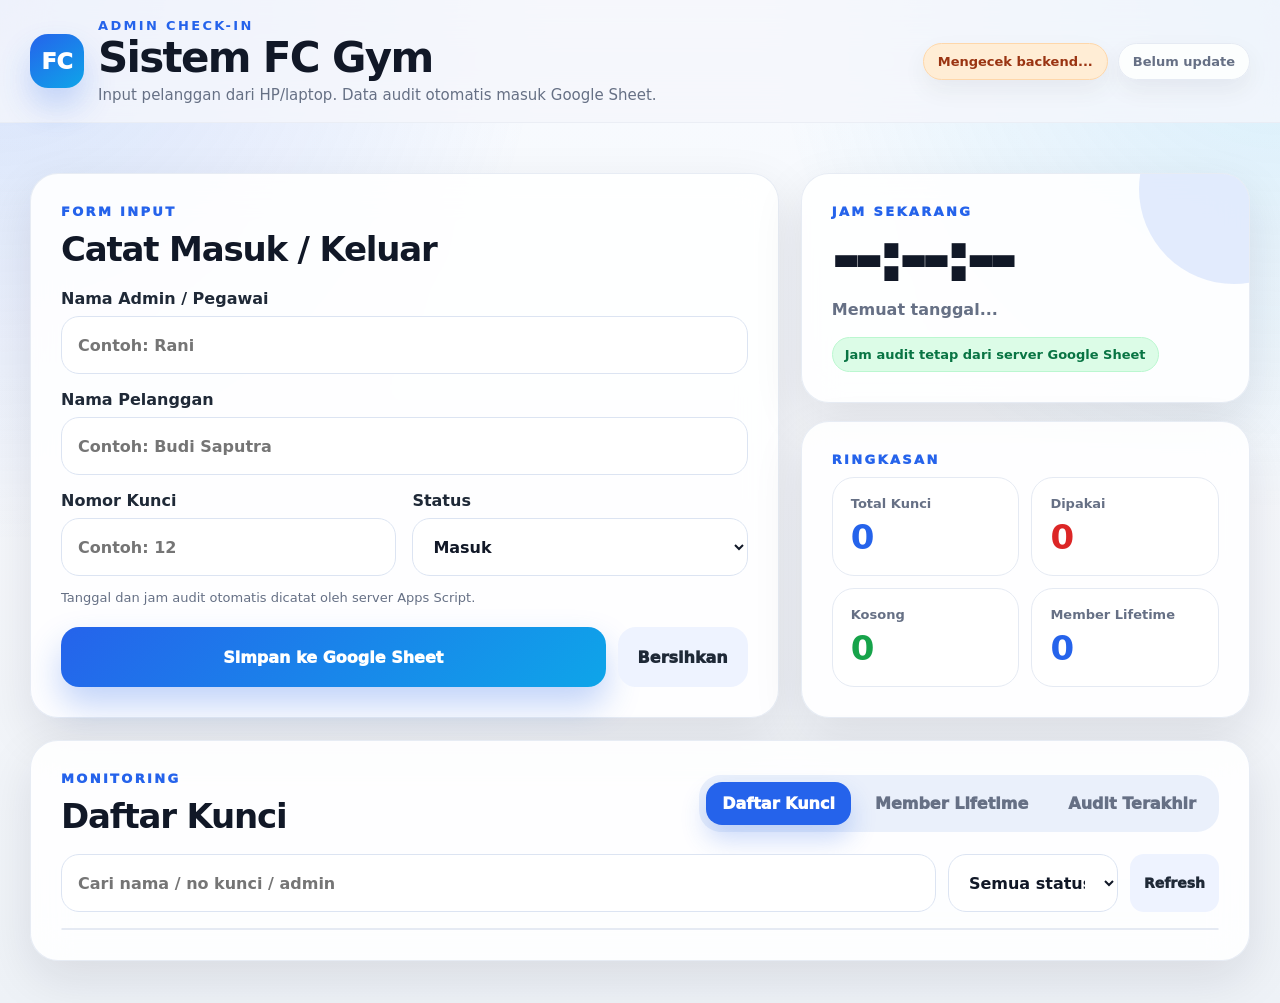
<file: index.html>
<!doctype html>
<html lang="id">
<head>
  <meta charset="utf-8" />
  <meta name="viewport" content="width=device-width, initial-scale=1" />
  <title>Sistem FC Gym</title>
  <style>
    :root {
      --bg: #f5f7fb;
      --card: rgba(255,255,255,.88);
      --card-solid: #ffffff;
      --text: #111827;
      --muted: #667085;
      --line: #e5eaf3;
      --blue: #2563eb;
      --blue2: #1d4ed8;
      --green: #16a34a;
      --red: #dc2626;
      --orange: #ea580c;
      --shadow: 0 18px 50px rgba(15, 23, 42, .10);
      --radius: 28px;
    }

    * { box-sizing: border-box; }
    html { scroll-behavior: smooth; }
    body {
      margin: 0;
      font-family: Inter, ui-sans-serif, system-ui, -apple-system, BlinkMacSystemFont, "Segoe UI", sans-serif;
      color: var(--text);
      background:
        radial-gradient(circle at top left, rgba(37,99,235,.16), transparent 34rem),
        radial-gradient(circle at top right, rgba(14,165,233,.14), transparent 32rem),
        linear-gradient(180deg, #f8fbff 0%, var(--bg) 48%, #eef2f7 100%);
      min-height: 100vh;
    }

    button, input, select { font: inherit; }
    button { cursor: pointer; }

    .shell { width: min(1220px, calc(100% - 28px)); margin: 0 auto; padding: 28px 0 42px; }

    .hero {
      position: sticky;
      top: 0;
      z-index: 20;
      backdrop-filter: blur(22px);
      background: rgba(245, 247, 251, .78);
      border-bottom: 1px solid rgba(229,234,243,.70);
      margin: 0 -14px 22px;
      padding: 18px 14px;
    }

    .hero-inner { width: min(1220px, 100%); margin: 0 auto; display: grid; grid-template-columns: 1fr auto; gap: 16px; align-items: center; }
    .brand { display: flex; align-items: center; gap: 14px; min-width: 0; }
    .logo {
      width: 54px; height: 54px; border-radius: 18px;
      background: linear-gradient(145deg, #2563eb, #0ea5e9);
      color: white; display: grid; place-items: center; font-weight: 1000; font-size: 22px;
      box-shadow: 0 18px 32px rgba(37, 99, 235, .24);
      flex: 0 0 auto;
    }
    .kicker { font-size: 13px; font-weight: 900; color: var(--blue); letter-spacing: .18em; text-transform: uppercase; }
    h1 { margin: 3px 0 0; font-size: clamp(26px, 5vw, 42px); letter-spacing: -.04em; line-height: 1.05; }
    .subtitle { margin: 6px 0 0; color: var(--muted); font-size: 15px; }

    .status-box { display: flex; gap: 10px; flex-wrap: wrap; justify-content: flex-end; align-items: center; }
    .pill {
      border: 1px solid var(--line);
      background: rgba(255,255,255,.82);
      color: var(--muted);
      padding: 10px 14px;
      border-radius: 999px;
      font-weight: 800;
      font-size: 13px;
      box-shadow: 0 10px 24px rgba(15,23,42,.06);
      white-space: nowrap;
    }
    .pill.good { color: #087443; background: #dcfce7; border-color: #bbf7d0; }
    .pill.bad { color: #991b1b; background: #fee2e2; border-color: #fecaca; }
    .pill.warn { color: #9a3412; background: #ffedd5; border-color: #fed7aa; }

    .grid { display: grid; grid-template-columns: minmax(0, 1.25fr) minmax(320px, .75fr); gap: 22px; align-items: start; }
    .card {
      border: 1px solid rgba(229,234,243,.90);
      background: var(--card);
      box-shadow: var(--shadow);
      border-radius: var(--radius);
      padding: clamp(20px, 4vw, 30px);
      backdrop-filter: blur(18px);
    }
    .section-label { margin: 0 0 10px; color: var(--blue); font-size: 13px; font-weight: 1000; letter-spacing: .18em; text-transform: uppercase; }
    .card h2 { margin: 0 0 20px; font-size: clamp(24px, 3vw, 34px); letter-spacing: -.035em; }

    .form-grid { display: grid; grid-template-columns: 1fr 1fr; gap: 16px; }
    .field { display: grid; gap: 8px; }
    .field.full { grid-column: 1 / -1; }
    label { font-weight: 900; color: #1f2937; }
    input, select {
      width: 100%;
      border: 1px solid #dce4f2;
      background: #fff;
      color: #111827;
      min-height: 58px;
      border-radius: 18px;
      padding: 0 16px;
      outline: none;
      font-weight: 800;
      transition: border .18s ease, box-shadow .18s ease, transform .18s ease;
    }
    input:focus, select:focus { border-color: rgba(37,99,235,.7); box-shadow: 0 0 0 5px rgba(37,99,235,.12); }
    .hint { color: var(--muted); font-size: 13px; margin: 0; }

    .actions { display: grid; grid-template-columns: 1fr auto; gap: 12px; margin-top: 22px; }
    .btn {
      min-height: 60px;
      border: 0;
      border-radius: 18px;
      padding: 0 20px;
      font-weight: 1000;
      font-size: 16px;
      transition: transform .16s ease, filter .16s ease, opacity .16s ease;
    }
    .btn:hover { transform: translateY(-1px); filter: brightness(1.02); }
    .btn:disabled { opacity: .55; cursor: not-allowed; transform: none; }
    .btn-primary { background: linear-gradient(135deg, var(--blue), #0ea5e9); color: #fff; box-shadow: 0 18px 34px rgba(37,99,235,.28); }
    .btn-ghost { background: #eef3ff; color: #1f2937; }
    .btn-small { min-height: 44px; border-radius: 14px; padding: 0 14px; font-size: 14px; }

    .side { display: grid; gap: 18px; }
    .clock-card { overflow: hidden; position: relative; }
    .clock-card:before {
      content: ""; position: absolute; inset: -80px -80px auto auto; width: 190px; height: 190px; border-radius: 999px;
      background: rgba(37,99,235,.12);
    }
    .clock-time { position: relative; font-size: clamp(42px, 8vw, 64px); line-height: .95; font-weight: 1000; letter-spacing: -.06em; margin: 0; }
    .clock-date { position: relative; color: var(--muted); margin: 10px 0 0; font-weight: 800; }
    .clock-note { position: relative; margin: 18px 0 0; color: #087443; background: #dcfce7; border: 1px solid #bbf7d0; width: fit-content; padding: 9px 12px; border-radius: 999px; font-weight: 900; font-size: 13px; }

    .stats { display: grid; grid-template-columns: 1fr 1fr; gap: 12px; }
    .stat {
      border: 1px solid var(--line);
      background: #fff;
      border-radius: 22px;
      padding: 18px;
    }
    .stat span { display: block; color: var(--muted); font-size: 13px; font-weight: 800; }
    .stat strong { display: block; margin-top: 6px; font-size: 34px; letter-spacing: -.05em; }
    .stat.blue strong { color: var(--blue); }
    .stat.green strong { color: var(--green); }
    .stat.red strong { color: var(--red); }

    .monitor { margin-top: 22px; }
    .monitor-top { display: flex; align-items: center; justify-content: space-between; gap: 14px; flex-wrap: wrap; margin-bottom: 18px; }
    .tabs { display: flex; gap: 8px; background: #eaf0fb; padding: 7px; border-radius: 22px; }
    .tab { border: 0; border-radius: 16px; background: transparent; color: #667085; padding: 12px 16px; font-weight: 1000; }
    .tab.active { background: var(--blue); color: #fff; box-shadow: 0 14px 26px rgba(37,99,235,.24); }

    .filters { display: grid; grid-template-columns: 1fr 170px auto; gap: 12px; margin-bottom: 16px; }
    .table-wrap { overflow: auto; border: 1px solid var(--line); border-radius: 22px; background: #fff; max-height: 540px; }
    table { border-collapse: collapse; width: 100%; min-width: 720px; }
    th, td { text-align: left; padding: 14px 16px; border-bottom: 1px solid #edf1f7; font-size: 14px; }
    th { position: sticky; top: 0; background: #f8fbff; z-index: 1; color: #475467; font-size: 12px; text-transform: uppercase; letter-spacing: .08em; }
    tr:hover td { background: #f9fbff; }
    .badge { display: inline-flex; align-items: center; justify-content: center; border-radius: 999px; padding: 7px 10px; font-size: 12px; font-weight: 1000; }
    .badge.green { color: #087443; background: #dcfce7; }
    .badge.red { color: #991b1b; background: #fee2e2; }
    .badge.blue { color: #1d4ed8; background: #dbeafe; }
    .empty { color: var(--muted); text-align: center; padding: 28px !important; font-weight: 800; }

    .toast {
      position: fixed;
      right: 18px;
      bottom: 18px;
      z-index: 100;
      max-width: min(420px, calc(100% - 36px));
      color: #fff;
      background: #111827;
      box-shadow: 0 24px 50px rgba(15,23,42,.24);
      border-radius: 22px;
      padding: 16px 18px;
      font-weight: 900;
      display: none;
    }
    .toast.show { display: block; animation: pop .18s ease; }
    .toast.good { background: #15803d; }
    .toast.bad { background: #dc2626; }
    .toast.warn { background: #ea580c; }
    @keyframes pop { from { transform: translateY(12px); opacity: .3; } to { transform: translateY(0); opacity: 1; } }

    .setup-warning { margin-bottom: 18px; border: 1px solid #fed7aa; background: #fff7ed; color: #9a3412; padding: 16px; border-radius: 18px; font-weight: 850; }
    .hidden { display: none !important; }

    @media (max-width: 920px) {
      .hero-inner, .grid { grid-template-columns: 1fr; }
      .status-box { justify-content: flex-start; }
      .form-grid, .stats, .filters { grid-template-columns: 1fr; }
      .actions { grid-template-columns: 1fr; }
      .btn-ghost { width: 100%; }
      .monitor-top { align-items: stretch; }
      .tabs { width: 100%; overflow-x: auto; }
      .tab { flex: 1; white-space: nowrap; }
      .shell { width: min(100% - 18px, 1220px); padding-top: 12px; }
      .hero { position: static; }
      input, select, .btn { min-height: 56px; }
    }
  </style>
</head>
<body>
  <header class="hero">
    <div class="hero-inner">
      <div class="brand">
        <div class="logo">FC</div>
        <div>
          <div class="kicker">Admin Check-in</div>
          <h1 id="gymName">Sistem FC Gym</h1>
          <p class="subtitle">Input pelanggan dari HP/laptop. Data audit otomatis masuk Google Sheet.</p>
        </div>
      </div>
      <div class="status-box">
        <span id="backendBadge" class="pill warn">Mengecek backend...</span>
        <span id="lastUpdateBadge" class="pill">Belum update</span>
      </div>
    </div>
  </header>

  <main class="shell">
    <div id="setupWarning" class="setup-warning hidden">
      SCRIPT_URL belum diisi. Isi sekali di file <b>index.html</b> bagian <b>APP_CONFIG.SCRIPT_URL</b>. Pegawai tidak perlu isi link apa pun.
    </div>

    <section class="grid">
      <div class="card">
        <p class="section-label">Form Input</p>
        <h2>Catat Masuk / Keluar</h2>
        <form id="checkForm">
          <div class="form-grid">
            <div class="field full">
              <label for="adminName">Nama Admin / Pegawai</label>
              <input id="adminName" name="adminName" autocomplete="name" placeholder="Contoh: Rani" required />
            </div>
            <div class="field full">
              <label for="customerName">Nama Pelanggan</label>
              <input id="customerName" name="customerName" autocomplete="off" placeholder="Contoh: Budi Saputra" required />
            </div>
            <div class="field">
              <label for="keyNumber">Nomor Kunci</label>
              <input id="keyNumber" name="keyNumber" inputmode="numeric" autocomplete="off" placeholder="Contoh: 12" required />
            </div>
            <div class="field">
              <label for="status">Status</label>
              <select id="status" name="status" required>
                <option value="Masuk">Masuk</option>
                <option value="Keluar">Keluar</option>
              </select>
            </div>
          </div>
          <p class="hint" style="margin-top:14px;">Tanggal dan jam audit otomatis dicatat oleh server Apps Script.</p>
          <div class="actions">
            <button id="submitBtn" class="btn btn-primary" type="submit">Simpan ke Google Sheet</button>
            <button class="btn btn-ghost" type="button" id="clearBtn">Bersihkan</button>
          </div>
        </form>
      </div>

      <aside class="side">
        <div class="card clock-card">
          <p class="section-label">Jam Sekarang</p>
          <p id="clockTime" class="clock-time">--:--:--</p>
          <p id="clockDate" class="clock-date">Memuat tanggal...</p>
          <p class="clock-note">Jam audit tetap dari server Google Sheet</p>
        </div>

        <div class="card">
          <p class="section-label">Ringkasan</p>
          <div class="stats">
            <div class="stat blue"><span>Total Kunci</span><strong id="totalKeys">0</strong></div>
            <div class="stat red"><span>Dipakai</span><strong id="usedKeys">0</strong></div>
            <div class="stat green"><span>Kosong</span><strong id="emptyKeys">0</strong></div>
            <div class="stat blue"><span>Member Lifetime</span><strong id="memberCount">0</strong></div>
          </div>
        </div>
      </aside>
    </section>

    <section class="card monitor">
      <div class="monitor-top">
        <div>
          <p class="section-label">Monitoring</p>
          <h2 id="tableTitle" style="margin-bottom:0;">Daftar Kunci</h2>
        </div>
        <div class="tabs" role="tablist">
          <button class="tab active" type="button" data-tab="keys">Daftar Kunci</button>
          <button class="tab" type="button" data-tab="members">Member Lifetime</button>
          <button class="tab" type="button" data-tab="logs">Audit Terakhir</button>
        </div>
      </div>

      <div class="filters">
        <input id="searchInput" placeholder="Cari nama / no kunci / admin" />
        <select id="statusFilter">
          <option value="all">Semua status</option>
          <option value="dipakai">Dipakai</option>
          <option value="kosong">Kosong</option>
          <option value="masuk">Masuk</option>
          <option value="keluar">Keluar</option>
          <option value="aktif">Aktif</option>
          <option value="lifetime">Lifetime</option>
        </select>
        <button id="refreshBtn" class="btn btn-ghost btn-small" type="button">Refresh</button>
      </div>

      <div class="table-wrap">
        <table>
          <thead id="tableHead"></thead>
          <tbody id="tableBody"></tbody>
        </table>
      </div>
    </section>
  </main>

  <div id="toast" class="toast"></div>

  <script>
    // =====================================================
    // SETTING UTAMA
    // Isi SCRIPT_URL satu kali saja, lalu upload ke GitHub.
    // Pegawai cukup buka link GitHub Pages. Tidak perlu isi link Google Sheet / Apps Script.
    // =====================================================
    const APP_CONFIG = {
      SCRIPT_URL: "https://script.google.com/macros/s/AKfycbwJaF9lAlVP-vm3wQw2p83SX9cHuNeYlpkD7IJMHXLK6yURCYFFNH9P4gdD7lCJEGrlQQ/exec
      APP_NAME: "Sistem Admin Gym",
      GYM_NAME: "Sistem FC Gym",
      REFRESH_INTERVAL_MS: 10000
    };

    const DEFAULT_SCRIPT_PLACEHOLDER = "PASTE_APPS_SCRIPT_WEB_APP_URL_HERE";
    const state = {
      activeTab: "keys",
      keys: [],
      members: [],
      logs: [],
      summary: null,
      isInitialLoad: true,
      isSubmitting: false
    };

    const els = {
      gymName: document.getElementById("gymName"),
      setupWarning: document.getElementById("setupWarning"),
      backendBadge: document.getElementById("backendBadge"),
      lastUpdateBadge: document.getElementById("lastUpdateBadge"),
      clockTime: document.getElementById("clockTime"),
      clockDate: document.getElementById("clockDate"),
      form: document.getElementById("checkForm"),
      adminName: document.getElementById("adminName"),
      customerName: document.getElementById("customerName"),
      keyNumber: document.getElementById("keyNumber"),
      status: document.getElementById("status"),
      submitBtn: document.getElementById("submitBtn"),
      clearBtn: document.getElementById("clearBtn"),
      totalKeys: document.getElementById("totalKeys"),
      usedKeys: document.getElementById("usedKeys"),
      emptyKeys: document.getElementById("emptyKeys"),
      memberCount: document.getElementById("memberCount"),
      tabs: document.querySelectorAll(".tab"),
      tableTitle: document.getElementById("tableTitle"),
      searchInput: document.getElementById("searchInput"),
      statusFilter: document.getElementById("statusFilter"),
      refreshBtn: document.getElementById("refreshBtn"),
      tableHead: document.getElementById("tableHead"),
      tableBody: document.getElementById("tableBody"),
      toast: document.getElementById("toast")
    };

    init();

    function init() {
      document.title = APP_CONFIG.APP_NAME + " - " + APP_CONFIG.GYM_NAME;
      els.gymName.textContent = APP_CONFIG.GYM_NAME;

      const savedAdmin = localStorage.getItem("sistemFcAdminName") || "";
      els.adminName.value = savedAdmin;

      bindEvents();
      updateClock();
      setInterval(updateClock, 1000);

      if (!isConfigured()) {
        els.setupWarning.classList.remove("hidden");
        setBackendBadge("warn", "SCRIPT_URL belum diisi");
        renderAll();
        return;
      }

      refreshData(true);
      setInterval(() => {
        if (!document.hidden && !state.isSubmitting) refreshData(false);
      }, APP_CONFIG.REFRESH_INTERVAL_MS || 10000);
    }

    function isConfigured() {
      return APP_CONFIG.SCRIPT_URL &&
        APP_CONFIG.SCRIPT_URL !== DEFAULT_SCRIPT_PLACEHOLDER &&
        APP_CONFIG.SCRIPT_URL.includes("script.google.com") &&
        APP_CONFIG.SCRIPT_URL.includes("/exec");
    }

    function bindEvents() {
      els.form.addEventListener("submit", handleSubmit);
      els.clearBtn.addEventListener("click", () => {
        els.customerName.value = "";
        els.keyNumber.value = "";
        els.status.value = "Masuk";
        els.customerName.focus();
      });

      els.adminName.addEventListener("input", () => {
        localStorage.setItem("sistemFcAdminName", els.adminName.value.trim());
      });

      els.tabs.forEach(tab => {
        tab.addEventListener("click", () => {
          state.activeTab = tab.dataset.tab;
          els.tabs.forEach(item => item.classList.toggle("active", item.dataset.tab === state.activeTab));
          els.searchInput.value = "";
          els.statusFilter.value = "all";
          renderTable();
        });
      });

      els.searchInput.addEventListener("input", renderTable);
      els.statusFilter.addEventListener("change", renderTable);
      els.refreshBtn.addEventListener("click", () => refreshData(true));

      window.addEventListener("message", event => {
        const data = event.data || {};
        if (data.source !== "sistem-fc-backend") return;

        const payload = data.payload || {};
        state.isSubmitting = false;
        els.submitBtn.disabled = false;
        els.submitBtn.textContent = "Simpan ke Google Sheet";

        if (payload.ok) {
          showToast(payload.message || "Data berhasil disimpan.", "good");
          els.customerName.value = "";
          els.keyNumber.value = "";
          els.status.value = "Masuk";
          refreshData(false);
        } else {
          showToast(payload.message || "Gagal menyimpan data.", "bad");
        }
      });
    }

    function updateClock() {
      const now = new Date();
      els.clockTime.textContent = new Intl.DateTimeFormat("id-ID", {
        hour: "2-digit", minute: "2-digit", second: "2-digit", hour12: false
      }).format(now).replace(/\./g, ":");
      els.clockDate.textContent = new Intl.DateTimeFormat("id-ID", {
        weekday: "long", day: "2-digit", month: "long", year: "numeric"
      }).format(now);
    }

    async function refreshData(showStatus) {
      if (!isConfigured()) return;

      if (showStatus && state.isInitialLoad) setBackendBadge("warn", "Memuat data awal...");

      try {
        const [keysRes, membersRes, logsRes, pingRes] = await Promise.all([
          jsonp("keys"),
          jsonp("members"),
          jsonp("logs"),
          jsonp("ping")
        ]);

        if (!keysRes.ok) throw new Error(keysRes.message || "Gagal ambil daftar kunci.");
        if (!membersRes.ok) throw new Error(membersRes.message || "Gagal ambil member.");
        if (!logsRes.ok) throw new Error(logsRes.message || "Gagal ambil audit.");
        if (!pingRes.ok) throw new Error(pingRes.message || "Backend belum siap.");

        state.keys = Array.isArray(keysRes.data) ? keysRes.data : [];
        state.members = Array.isArray(membersRes.data) ? membersRes.data : [];
        state.logs = Array.isArray(logsRes.data) ? logsRes.data : [];
        state.summary = calculateSummary();

        setBackendBadge("good", "Backend aktif");
        els.lastUpdateBadge.textContent = "Update: " + shortTime(new Date());
        renderAll();
      } catch (error) {
        setBackendBadge("bad", "Backend error");
        if (showStatus || state.isInitialLoad) showToast(error.message || "Gagal menghubungi Apps Script.", "bad");
      } finally {
        state.isInitialLoad = false;
      }
    }

    function jsonp(action) {
      return new Promise((resolve, reject) => {
        const callbackName = "sistemFcCb_" + Date.now() + "_" + Math.floor(Math.random() * 100000);
        const url = new URL(APP_CONFIG.SCRIPT_URL);
        url.searchParams.set("action", action);
        url.searchParams.set("callback", callbackName);
        url.searchParams.set("_", String(Date.now()));

        const script = document.createElement("script");
        const timer = setTimeout(() => {
          cleanup();
          reject(new Error("Timeout menghubungi Apps Script."));
        }, 15000);

        function cleanup() {
          clearTimeout(timer);
          delete window[callbackName];
          script.remove();
        }

        window[callbackName] = payload => {
          cleanup();
          resolve(payload || { ok: false, message: "Respons kosong." });
        };

        script.onerror = () => {
          cleanup();
          reject(new Error("Gagal menghubungi Apps Script."));
        };

        script.src = url.toString();
        document.body.appendChild(script);
      });
    }

    function handleSubmit(event) {
      event.preventDefault();

      if (!isConfigured()) {
        showToast("SCRIPT_URL belum diisi di index.html.", "bad");
        return;
      }

      const admin = els.adminName.value.trim();
      const customerName = els.customerName.value.trim();
      const keyNumber = els.keyNumber.value.trim();
      const status = els.status.value;

      if (!admin || !customerName || !keyNumber) {
        showToast("Admin, nama pelanggan, dan nomor kunci wajib diisi.", "warn");
        return;
      }

      state.isSubmitting = true;
      els.submitBtn.disabled = true;
      els.submitBtn.textContent = "Menyimpan...";
      submitViaIframe({ action: "saveLog", admin, customerName, keyNumber, status });
    }

    function submitViaIframe(data) {
      const iframeName = "sistemFcSubmit_" + Date.now();
      const iframe = document.createElement("iframe");
      iframe.name = iframeName;
      iframe.style.display = "none";
      document.body.appendChild(iframe);

      const form = document.createElement("form");
      form.method = "POST";
      form.action = APP_CONFIG.SCRIPT_URL;
      form.target = iframeName;
      form.style.display = "none";

      Object.entries(data).forEach(([key, value]) => {
        const input = document.createElement("input");
        input.type = "hidden";
        input.name = key;
        input.value = value;
        form.appendChild(input);
      });

      document.body.appendChild(form);
      form.submit();

      setTimeout(() => {
        form.remove();
        iframe.remove();
        if (state.isSubmitting) {
          state.isSubmitting = false;
          els.submitBtn.disabled = false;
          els.submitBtn.textContent = "Simpan ke Google Sheet";
          showToast("Belum ada respons dari backend. Cek deploy Apps Script.", "bad");
        }
      }, 18000);
    }

    function calculateSummary() {
      const total = state.keys.length;
      const used = state.keys.filter(item => String(item.status || "").toLowerCase() === "dipakai").length;
      return { total, used, empty: Math.max(total - used, 0), members: state.members.length };
    }

    function renderAll() {
      const s = state.summary || calculateSummary();
      els.totalKeys.textContent = s.total || 0;
      els.usedKeys.textContent = s.used || 0;
      els.emptyKeys.textContent = s.empty || 0;
      els.memberCount.textContent = s.members || 0;
      renderTable();
    }

    function renderTable() {
      if (state.activeTab === "members") return renderMembers();
      if (state.activeTab === "logs") return renderLogs();
      return renderKeys();
    }

    function renderKeys() {
      els.tableTitle.textContent = "Daftar Kunci";
      els.tableHead.innerHTML = `<tr><th>No Kunci</th><th>Status</th><th>Dipakai Oleh</th><th>Jam Masuk</th><th>Update Terakhir</th></tr>`;

      const query = els.searchInput.value.trim().toLowerCase();
      const filter = els.statusFilter.value;
      const rows = state.keys.filter(item => {
        const text = [item.keyNumber, item.status, item.customerName, item.checkInTime, item.updatedAt].join(" ").toLowerCase();
        const statusOk = filter === "all" || String(item.status || "").toLowerCase() === filter;
        return text.includes(query) && statusOk;
      });

      els.tableBody.innerHTML = rows.length ? rows.map(item => `
        <tr>
          <td><b>${escapeHtml(item.keyNumber || "-")}</b></td>
          <td>${statusBadge(item.status)}</td>
          <td>${escapeHtml(item.customerName || "-")}</td>
          <td>${escapeHtml(item.checkInTime || "-")}</td>
          <td>${escapeHtml(item.updatedAt || "-")}</td>
        </tr>
      `).join("") : `<tr><td class="empty" colspan="5">Belum ada data kunci.</td></tr>`;
    }

    function renderMembers() {
      els.tableTitle.textContent = "Member Lifetime";
      els.tableHead.innerHTML = `<tr><th>ID/No</th><th>Nama Member</th><th>Status</th><th>Tanggal Daftar</th><th>Diinput Oleh</th><th>Update Terakhir</th></tr>`;

      const query = els.searchInput.value.trim().toLowerCase();
      const filter = els.statusFilter.value;
      const rows = state.members.filter(item => {
        const text = [item.memberId, item.memberName, item.status, item.registeredAt, item.createdBy, item.updatedAt].join(" ").toLowerCase();
        const statusText = String(item.status || "").toLowerCase();
        const statusOk = filter === "all" || statusText.includes(filter);
        return text.includes(query) && statusOk;
      });

      els.tableBody.innerHTML = rows.length ? rows.map(item => `
        <tr>
          <td><b>${escapeHtml(item.memberId || "-")}</b></td>
          <td>${escapeHtml(item.memberName || "-")}</td>
          <td>${memberBadge(item.status || "Lifetime")}</td>
          <td>${escapeHtml(item.registeredAt || "-")}</td>
          <td>${escapeHtml(item.createdBy || "-")}</td>
          <td>${escapeHtml(item.updatedAt || "-")}</td>
        </tr>
      `).join("") : `<tr><td class="empty" colspan="6">Belum ada member lifetime.</td></tr>`;
    }

    function renderLogs() {
      els.tableTitle.textContent = "Audit Terakhir";
      els.tableHead.innerHTML = `<tr><th>No</th><th>Tanggal</th><th>Jam</th><th>Nama</th><th>No Kunci</th><th>Status</th><th>Admin</th></tr>`;

      const query = els.searchInput.value.trim().toLowerCase();
      const filter = els.statusFilter.value;
      const rows = state.logs.filter(item => {
        const text = [item.no, item.tanggal, item.jam, item.nama, item.noKunci, item.status, item.admin].join(" ").toLowerCase();
        const statusOk = filter === "all" || String(item.status || "").toLowerCase() === filter;
        return text.includes(query) && statusOk;
      });

      els.tableBody.innerHTML = rows.length ? rows.map(item => `
        <tr>
          <td><b>${escapeHtml(item.no || "-")}</b></td>
          <td>${escapeHtml(item.tanggal || "-")}</td>
          <td><b>${escapeHtml(item.jam || "-")}</b></td>
          <td>${escapeHtml(item.nama || "-")}</td>
          <td>${escapeHtml(item.noKunci || "-")}</td>
          <td>${statusBadge(item.status)}</td>
          <td>${escapeHtml(item.admin || "-")}</td>
        </tr>
      `).join("") : `<tr><td class="empty" colspan="7">Belum ada audit.</td></tr>`;
    }

    function setBackendBadge(type, text) {
      els.backendBadge.className = "pill " + (type || "");
      els.backendBadge.textContent = text;
    }

    function statusBadge(status) {
      const value = String(status || "Kosong");
      const cls = value.toLowerCase() === "dipakai" || value.toLowerCase() === "masuk" ? "red" : "green";
      return `<span class="badge ${cls}">${escapeHtml(value)}</span>`;
    }

    function memberBadge(status) {
      return `<span class="badge blue">${escapeHtml(status || "Lifetime")}</span>`;
    }

    function showToast(message, type) {
      els.toast.textContent = message;
      els.toast.className = "toast show " + (type || "");
      clearTimeout(showToast.timer);
      showToast.timer = setTimeout(() => {
        els.toast.className = "toast";
      }, 4200);
    }

    function shortTime(date) {
      return new Intl.DateTimeFormat("id-ID", { hour: "2-digit", minute: "2-digit", second: "2-digit", hour12: false }).format(date).replace(/\./g, ":");
    }

    function escapeHtml(value) {
      return String(value ?? "").replace(/[&<>'"]/g, char => ({
        "&": "&amp;", "<": "&lt;", ">": "&gt;", "'": "&#039;", '"': "&quot;"
      }[char]));
    }
  </script>
</body>
</html>
</file>
